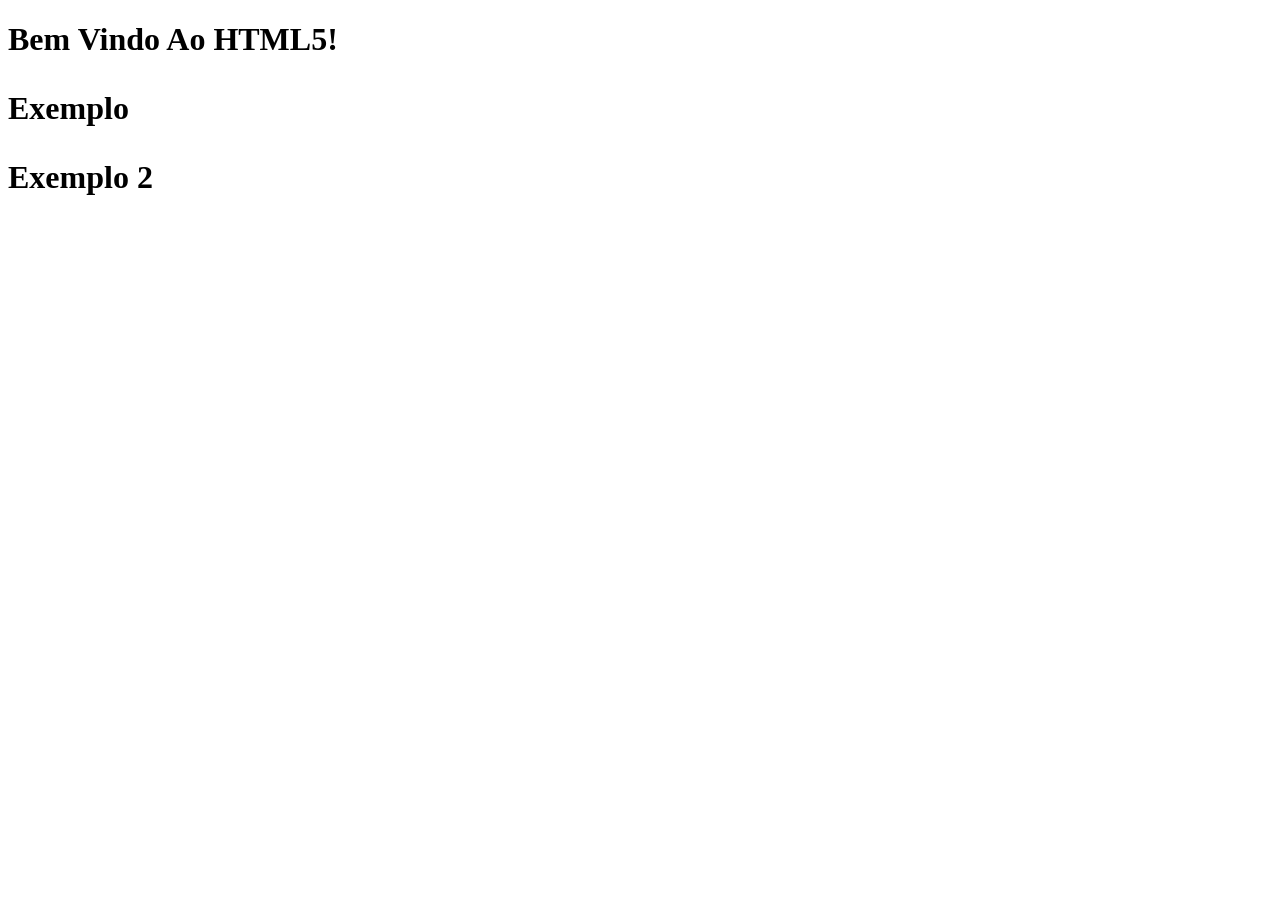
<file: Front-end/Aula_2/index.html>
<!DOCTYPE html>
<html lang="en">
<head>
    <meta charset="UTF-8">
    <meta name="viewport" content="width=device-width, initial-scale=1.0">
    <title>Minha primeira Página</title>
</head>
<body>
    <h1>Bem Vindo Ao HTML5!<h1>
    <p>Exemplo</p>
    <p>Exemplo 2</p>
</body>
</html>
</file>
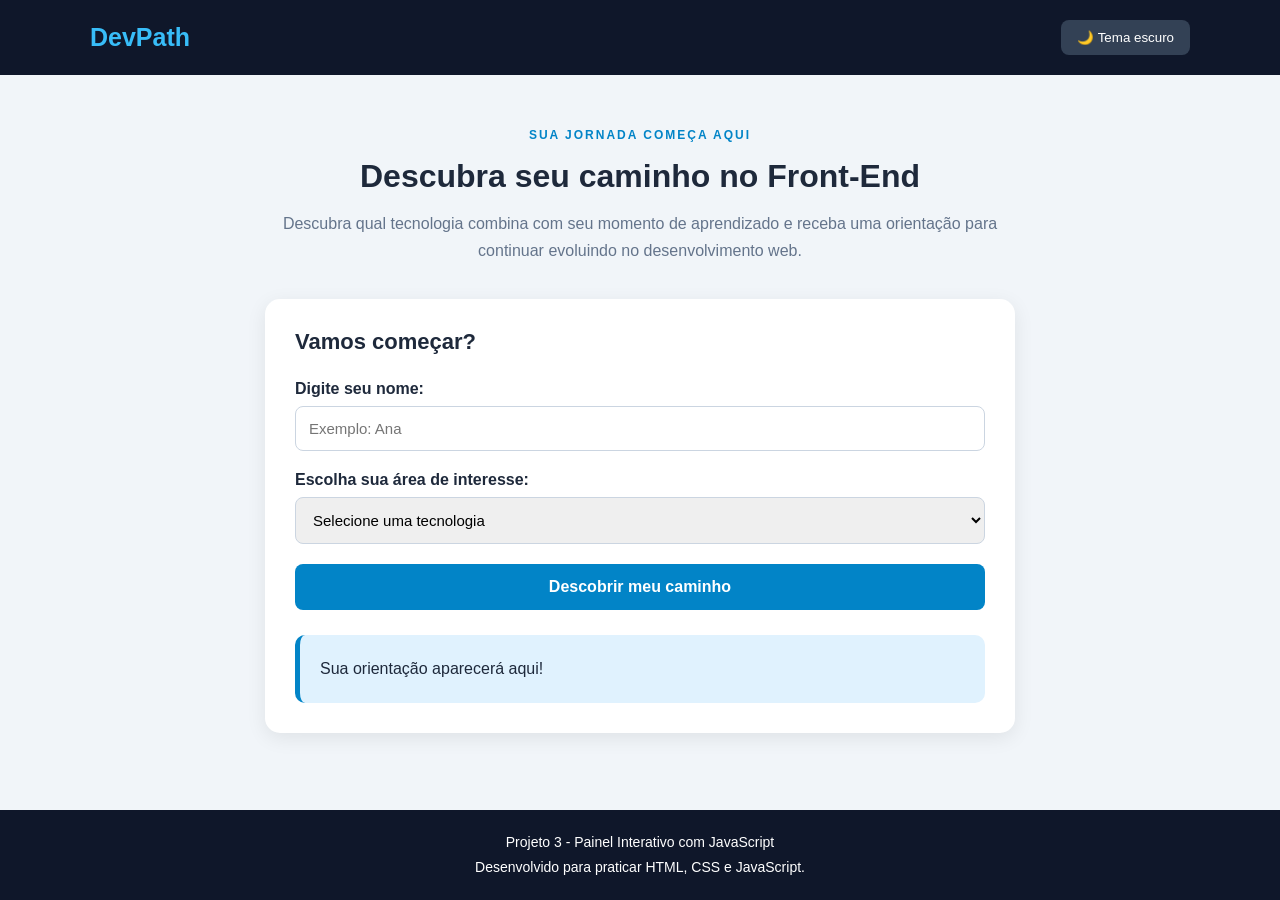
<file: Front-end/Aula_11/PROJETO03-PAINEL-INTERATIVO/index.html>
<!DOCTYPE html>
<html lang="pt-BR">

<head>
    <meta charset="UTF-8">
    <meta name="viewport" content="width=device-width, initial-scale=1.0">

    <title>Descubra seu caminho no Front-End</title>

    <!-- Conexão com o CSS externo -->
    <link rel="stylesheet" href="css/estilo.css">

    <!-- Conexão com o JavaScript externo -->
    <script src="js/script.js" defer></script>
</head>

<body>

    <header class="cabecalho">
        <div class="container">
            <h1>DevPath</h1>

            <button id="btnTema" class="botao-tema">
                🌙 Tema escuro
            </button>
        </div>
    </header>

    <main class="conteudo">

        <section class="apresentacao">
            <span class="etiqueta">SUA JORNADA COMEÇA AQUI</span>

            <h2>Descubra seu caminho no Front-End</h2>

            <p>
                Descubra qual tecnologia combina com seu momento
                de aprendizado e receba uma orientação para continuar
                evoluindo no desenvolvimento web.
            </p>
        </section>

        <section class="formulario">

            <h3>Vamos começar?</h3>

            <form id="formulario">

                <div class="campo">
                    <label for="nome">Digite seu nome:</label>

                    <input
                        type="text"
                        id="nome"
                        placeholder="Exemplo: Ana"
                    >
                </div>

                <div class="campo">
                    <label for="area">Escolha sua área de interesse:</label>

                    <select id="area">
                        <option value="">Selecione uma tecnologia</option>
                        <option value="HTML">HTML</option>
                        <option value="CSS">CSS</option>
                        <option value="JavaScript">JavaScript</option>
                    </select>
                </div>

                <button type="submit" class="botao-principal">
                    Descobrir meu caminho
                </button>

            </form>

            <!-- Área onde o JavaScript exibirá o resultado -->
            <div id="resultado" class="resultado" aria-live="polite">
                <p>Sua orientação aparecerá aqui!</p>
            </div>

        </section>

    </main>

    <footer class="rodape">
        <p>Projeto 3 - Painel Interativo com JavaScript</p>
        <p>Desenvolvido para praticar HTML, CSS e JavaScript.</p>
    </footer>

</body>
</html>
</file>
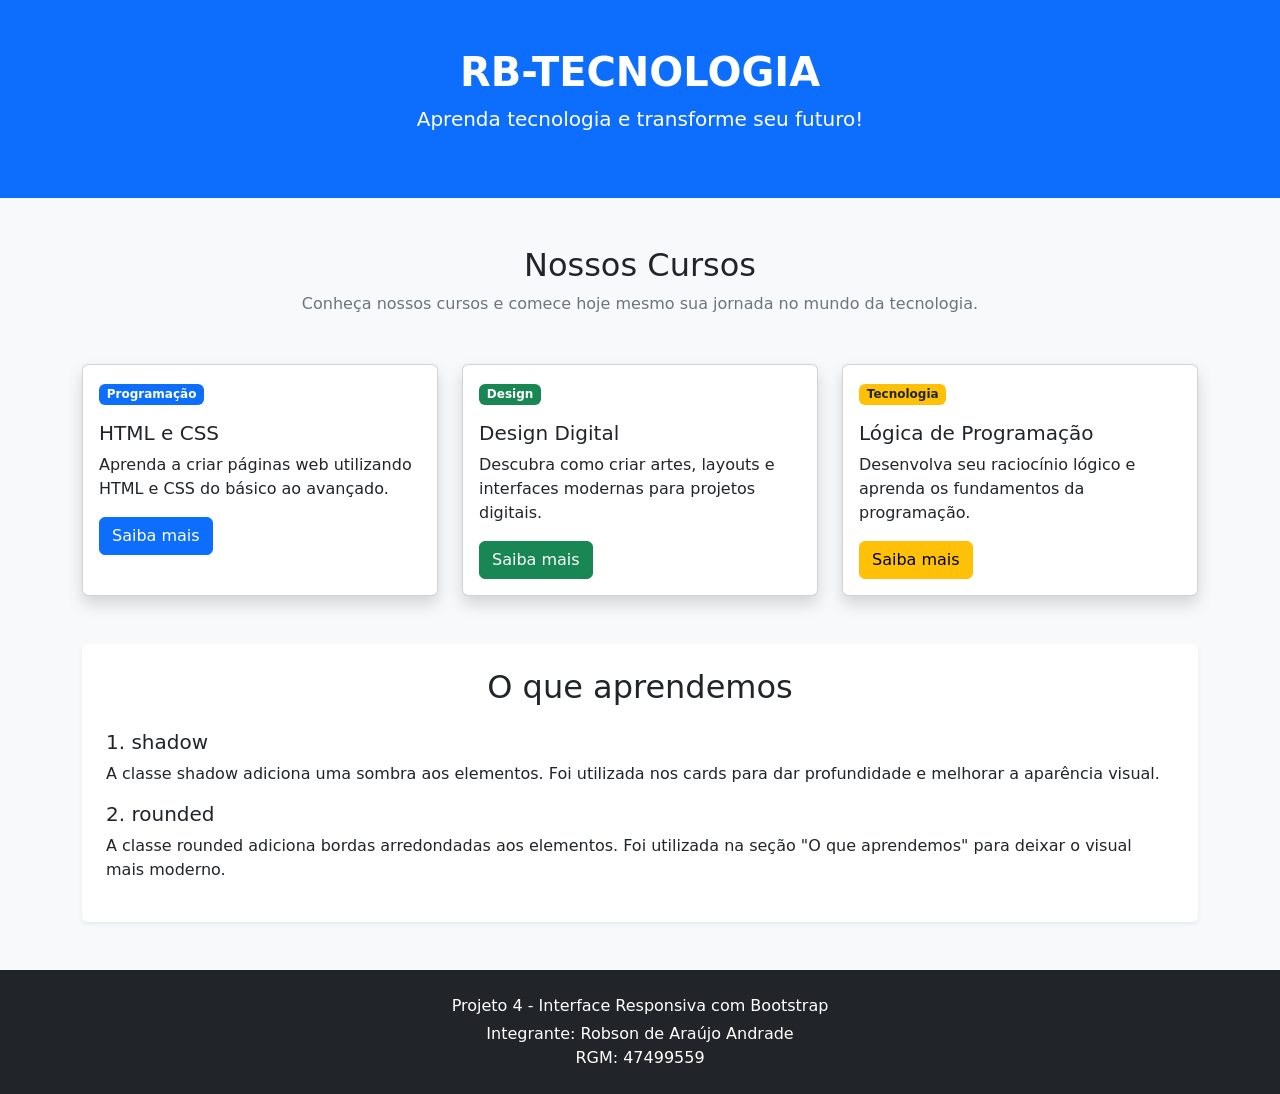
<file: Front-end/Aula_12/PROJETO04-Interface_Responsiva_com_Bootstrap/index.html>
<!DOCTYPE html>
<html lang="pt-BR">
<head>
    <meta charset="UTF-8">
    <meta name="viewport" content="width=device-width, initial-scale=1.0">
    <title>RB-Tecnologia</title>

    <!-- Bootstrap CSS -->
    <link href="https://cdn.jsdelivr.net/npm/bootstrap@5.3.3/dist/css/bootstrap.min.css" rel="stylesheet">
</head>

<body class="bg-light">

    <!-- Cabeçalho -->
    <header class="bg-primary text-white text-center py-5">
        <div class="container">
            <h1 class="fw-bold">RB-TECNOLOGIA</h1>
            <p class="lead">Aprenda tecnologia e transforme seu futuro!</p>
        </div>
    </header>

    <!-- Apresentação -->
    <main class="container my-5">

        <section class="text-center mb-5">
            <h2>Nossos Cursos</h2>
            <p class="text-secondary">
                Conheça nossos cursos e comece hoje mesmo sua jornada
                no mundo da tecnologia.
            </p>
        </section>

        <!-- Cards -->
        <div class="row g-4">

            <!-- Card 1 -->
            <div class="col-12 col-md-6 col-lg-4">
                <div class="card h-100 shadow">
                    <div class="card-body">
                        <span class="badge bg-primary mb-3">Programação</span>
                        <h5 class="card-title">HTML e CSS</h5>
                        <p class="card-text">
                            Aprenda a criar páginas web utilizando
                            HTML e CSS do básico ao avançado.
                        </p>
                        <a href="#" class="btn btn-primary">Saiba mais</a>
                    </div>
                </div>
            </div>

            <!-- Card 2 -->
            <div class="col-12 col-md-6 col-lg-4">
                <div class="card h-100 shadow">
                    <div class="card-body">
                        <span class="badge bg-success mb-3">Design</span>
                        <h5 class="card-title">Design Digital</h5>
                        <p class="card-text">
                            Descubra como criar artes, layouts e
                            interfaces modernas para projetos digitais.
                        </p>
                        <a href="#" class="btn btn-success">Saiba mais</a>
                    </div>
                </div>
            </div>

            <!-- Card 3 -->
            <div class="col-12 col-md-6 col-lg-4">
                <div class="card h-100 shadow">
                    <div class="card-body">
                        <span class="badge bg-warning text-dark mb-3">Tecnologia</span>
                        <h5 class="card-title">Lógica de Programação</h5>
                        <p class="card-text">
                            Desenvolva seu raciocínio lógico e aprenda
                            os fundamentos da programação.
                        </p>
                        <a href="#" class="btn btn-warning">Saiba mais</a>
                    </div>
                </div>
            </div>

        </div>

        <!-- O que aprendemos -->
        <section class="mt-5 p-4 bg-white rounded shadow-sm">
            <h2 class="text-center mb-4">O que aprendemos</h2>

            <h5>1. shadow</h5>
            <p>
                A classe shadow adiciona uma sombra aos elementos.
                Foi utilizada nos cards para dar profundidade e
                melhorar a aparência visual.
            </p>

            <h5>2. rounded</h5>
            <p>
                A classe rounded adiciona bordas arredondadas aos
                elementos. Foi utilizada na seção "O que aprendemos"
                para deixar o visual mais moderno.
            </p>
        </section>

    </main>

    <!-- Rodapé -->
    <footer class="bg-dark text-white text-center py-4">
        <div class="container">
            <p class="mb-1">Projeto 4 - Interface Responsiva com Bootstrap</p>
            <p class="mb-0">Integrante: Robson de Araújo Andrade</p>
            <p class="mb-0">RGM: 47499559</p>
        </div>
    </footer>

</body>
</html>
</file>
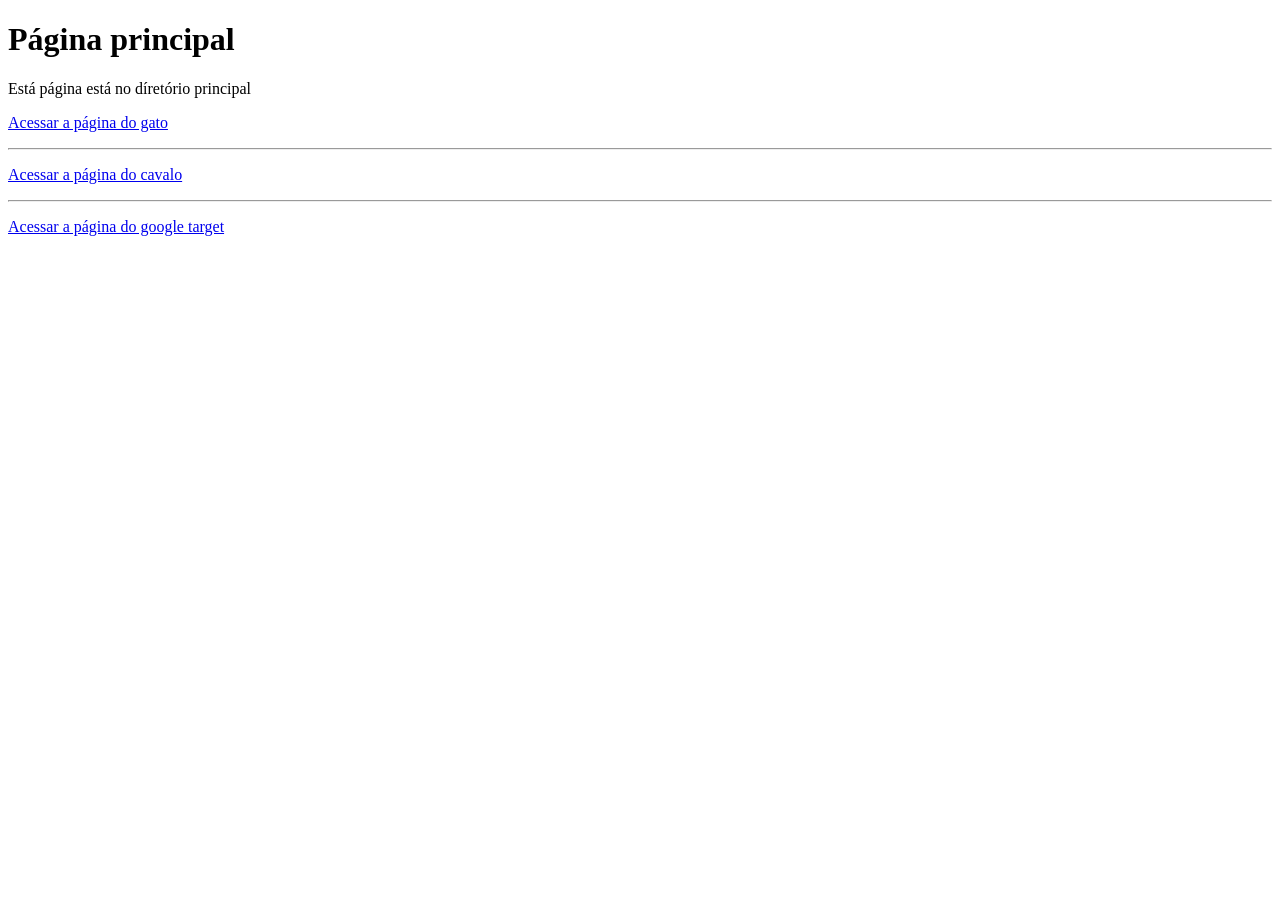
<file: Front-end/Aula_5/projetos-links/index.html>
<!DOCTYPE html>
<html lang="pt-br">
<head>
    <meta charset="UTF-8">
    <meta name="viewport" content="width=device-width, initial-scale=1.0">
    <title>Pagina principal</title>
</head>
<body>

    <h1>Página principal</h1>
    <p>Está página está no díretório principal</p>
    <p> 
        <a href="paginas/gato.html " >Acessar a página do gato</a>
    </p>
    <hr>

    <p>
        <a href="cavalo.html">Acessar a página do cavalo</a>
    </p>

    <hr>

    <p>
        <a href="https://www.google.com.br" target="_blank">Acessar a página do google target </a> 
    </p>
    
</body>
</html>
</file>
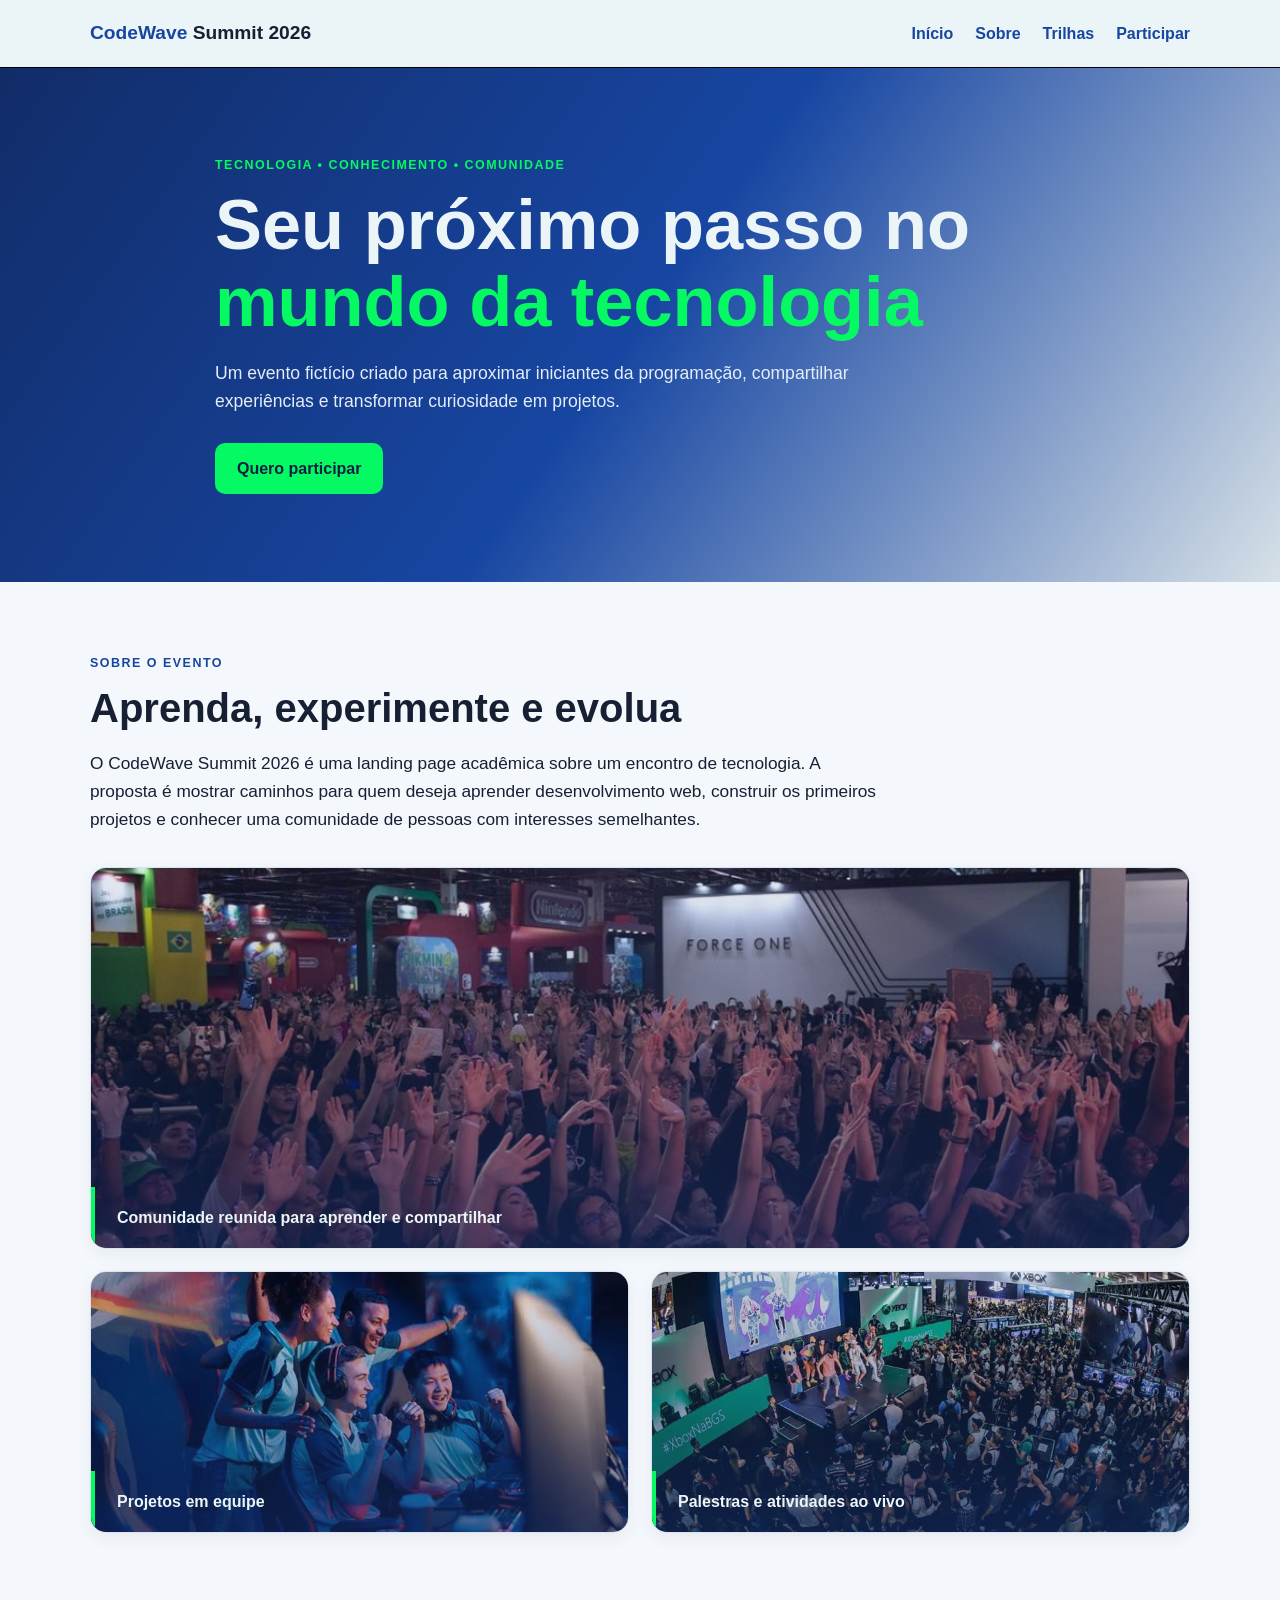
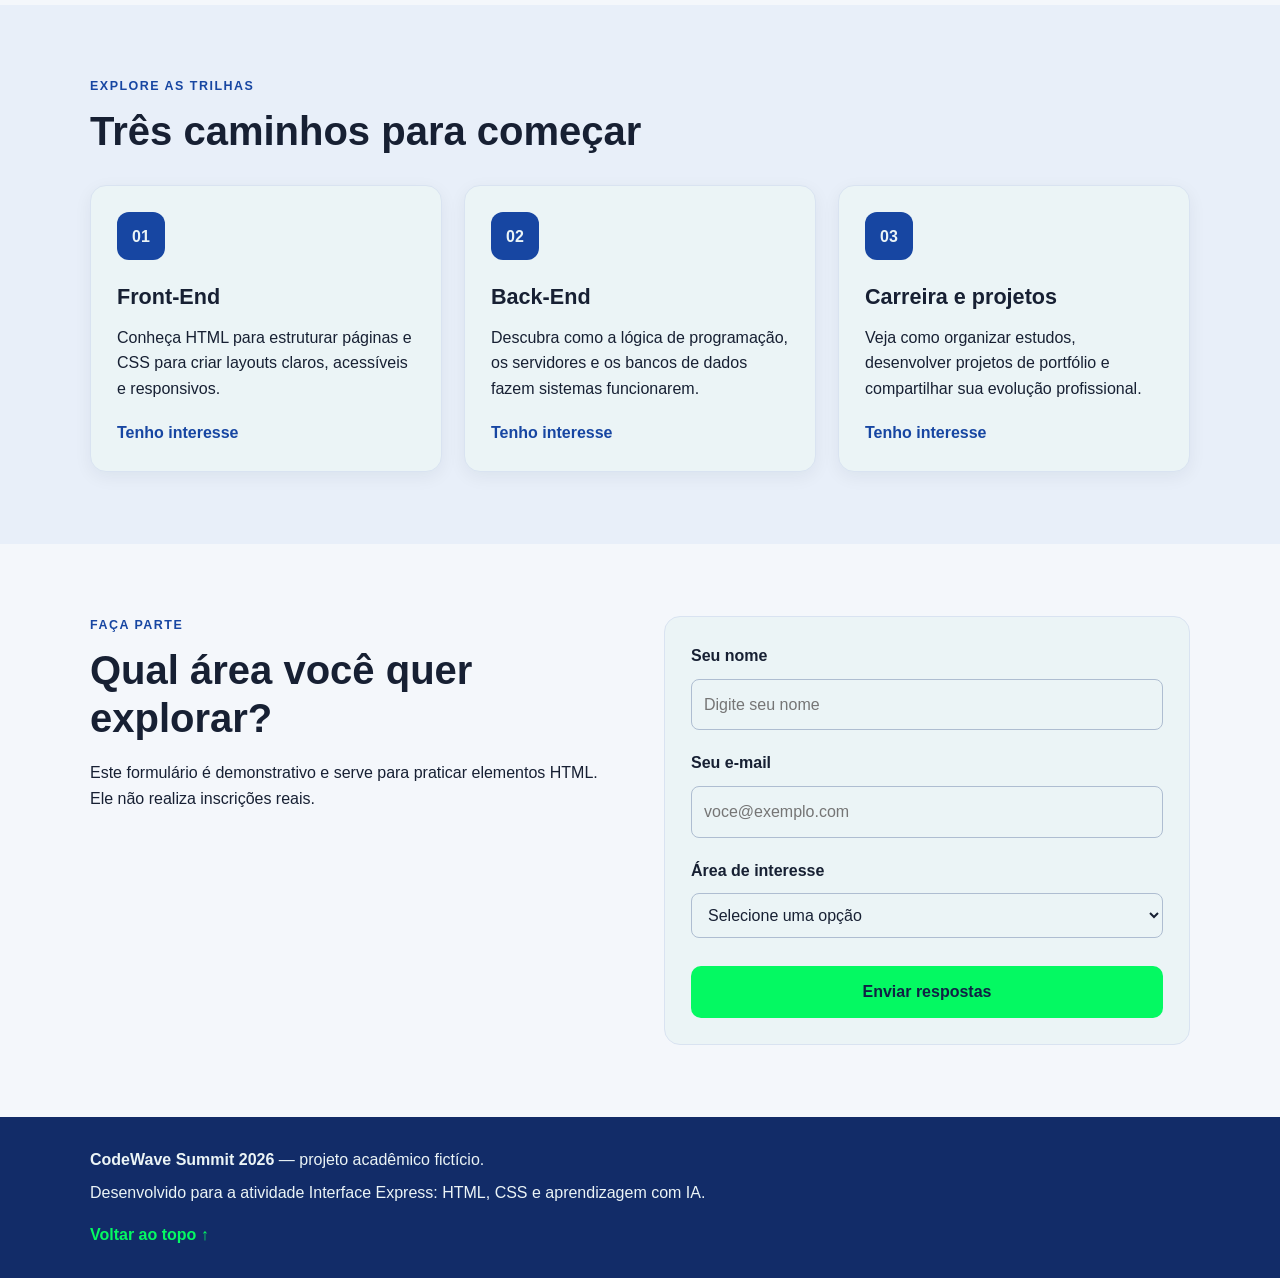
<file: Front-end/Aula_8/PROJETO02_INTERFACE_EXPRESS/projeto2_interface_express/index.html>
<!DOCTYPE html>
<html lang="pt-BR">
<head>
    <meta charset="UTF-8">
    <meta name="viewport" content="width=device-width, initial-scale=1.0">
    <meta name="description" content="Conheça o CodeWave Summit 2026, um evento fictício para quem quer começar na tecnologia.">
    <title> CodeWave Summit 2026 | Tecnologia para todos</title>
    <link rel="stylesheet" href="css/estilo.css">
</head>
<body>
    <header class="cabecalho" id="inicio">
        <div class="container">
            <p class="marca">CodeWave <span>Summit 2026</span></p>
            <nav class="menu" aria-label="Navegação principal">
                <ul>
                    <li><a href="#inicio">Início</a></li>
                    <li><a href="#sobre">Sobre</a></li>
                    <li><a href="#trilhas">Trilhas</a></li>
                    <li><a href="#inscricao">Participar</a></li>
                </ul>
            </nav>
        </div>
    </header>

    <main>
        <section class="hero">
            <div class="container hero-conteudo">
                <p class="etiqueta">TECNOLOGIA • CONHECIMENTO • COMUNIDADE</p>
                <h1>Seu próximo passo no <span>mundo da tecnologia</span></h1>
                <p class="hero-texto">
                    Um evento fictício criado para aproximar iniciantes da programação,
                    compartilhar experiências e transformar curiosidade em projetos.
                </p>
                <a class="botao" href="#inscricao">Quero participar</a>
            </div>
        </section>

        <section class="secao container" id="sobre">
            <p class="etiqueta">SOBRE O EVENTO</p>
            <h2>Aprenda, experimente e evolua</h2>
            <p class="texto-introdutorio">
                O CodeWave Summit 2026 é uma landing page acadêmica sobre um encontro
                de tecnologia. A proposta é mostrar caminhos para quem deseja aprender
                desenvolvimento web, construir os primeiros projetos e conhecer uma
                comunidade de pessoas com interesses semelhantes.
            </p>

            <div class="galeria">
                <figure class="galeria-item galeria-destaque">
                    <img src="imagens/imagem.evento2.jpg" alt="Público com as mãos para o alto durante um grande evento de tecnologia e games" loading="lazy">
                    <figcaption>Comunidade reunida para aprender e compartilhar</figcaption>
                </figure>
                <figure class="galeria-item">
                    <img src="imagens/images.evento1.jpg" alt="Grupo de jovens comemorando diante dos computadores" loading="lazy">
                    <figcaption>Projetos em equipe</figcaption>
                </figure>
                <figure class="galeria-item">
                    <img src="imagens/images.evento2.jpg" alt="Palco principal do evento com plateia cheia" loading="lazy">
                    <figcaption>Palestras e atividades ao vivo</figcaption>
                </figure>
            </div>
        </section>

        <section class="secao secao-destaque" id="trilhas">
            <div class="container">
                <p class="etiqueta">EXPLORE AS TRILHAS</p>
                <h2>Três caminhos para começar</h2>
                <div class="cards">
                    <article class="card">
                        <div class="icone" aria-hidden="true">01</div>
                        <h3>Front-End</h3>
                        <p>Conheça HTML para estruturar páginas e CSS para criar layouts claros, acessíveis e responsivos.</p>
                        <a href="#inscricao">Tenho interesse</a>
                    </article>
                    <article class="card">
                        <div class="icone" aria-hidden="true">02</div>
                        <h3>Back-End</h3>
                        <p>Descubra como a lógica de programação, os servidores e os bancos de dados fazem sistemas funcionarem.</p>
                        <a href="#inscricao">Tenho interesse</a>
                    </article>
                    <article class="card">
                        <div class="icone" aria-hidden="true">03</div>
                        <h3>Carreira e projetos</h3>
                        <p>Veja como organizar estudos, desenvolver projetos de portfólio e compartilhar sua evolução profissional.</p>
                        <a href="#inscricao">Tenho interesse</a>
                    </article>
                </div>
            </div>
        </section>

        <section class="secao container" id="inscricao">
            <div class="participacao">
                <div>
                    <p class="etiqueta">FAÇA PARTE</p>
                    <h2>Qual área você quer explorar?</h2>
                    <p>Este formulário é demonstrativo e serve para praticar elementos HTML. Ele não realiza inscrições reais.</p>
                </div>
                <form class="formulario" action="#" method="get">
                    <label for="nome">Seu nome</label>
                    <input type="text" id="nome" name="nome" placeholder="Digite seu nome" required>

                    <label for="email">Seu e-mail</label>
                    <input type="email" id="email" name="email" placeholder="voce@exemplo.com" required>

                    <label for="area">Área de interesse</label>
                    <select id="area" name="area" required>
                        <option value="">Selecione uma opção</option>
                        <option value="frontend">Front-End</option>
                        <option value="backend">Back-End</option>
                        <option value="fullstack">Full Stack</option>
                        <option value="carreira">Carreira em tecnologia</option>
                    </select>

                    <button class="botao" type="submit">Enviar respostas</button>
                </form>
            </div>
        </section>
    </main>

    <footer class="rodape">
        <div class="container">
            <p><strong>CodeWave Summit 2026</strong> — projeto acadêmico fictício.</p>
            <p>Desenvolvido para a atividade Interface Express: HTML, CSS e aprendizagem com IA.</p>
            <a href="#inicio">Voltar ao topo ↑</a>
        </div>
    </footer>
</body>
</html>
</file>
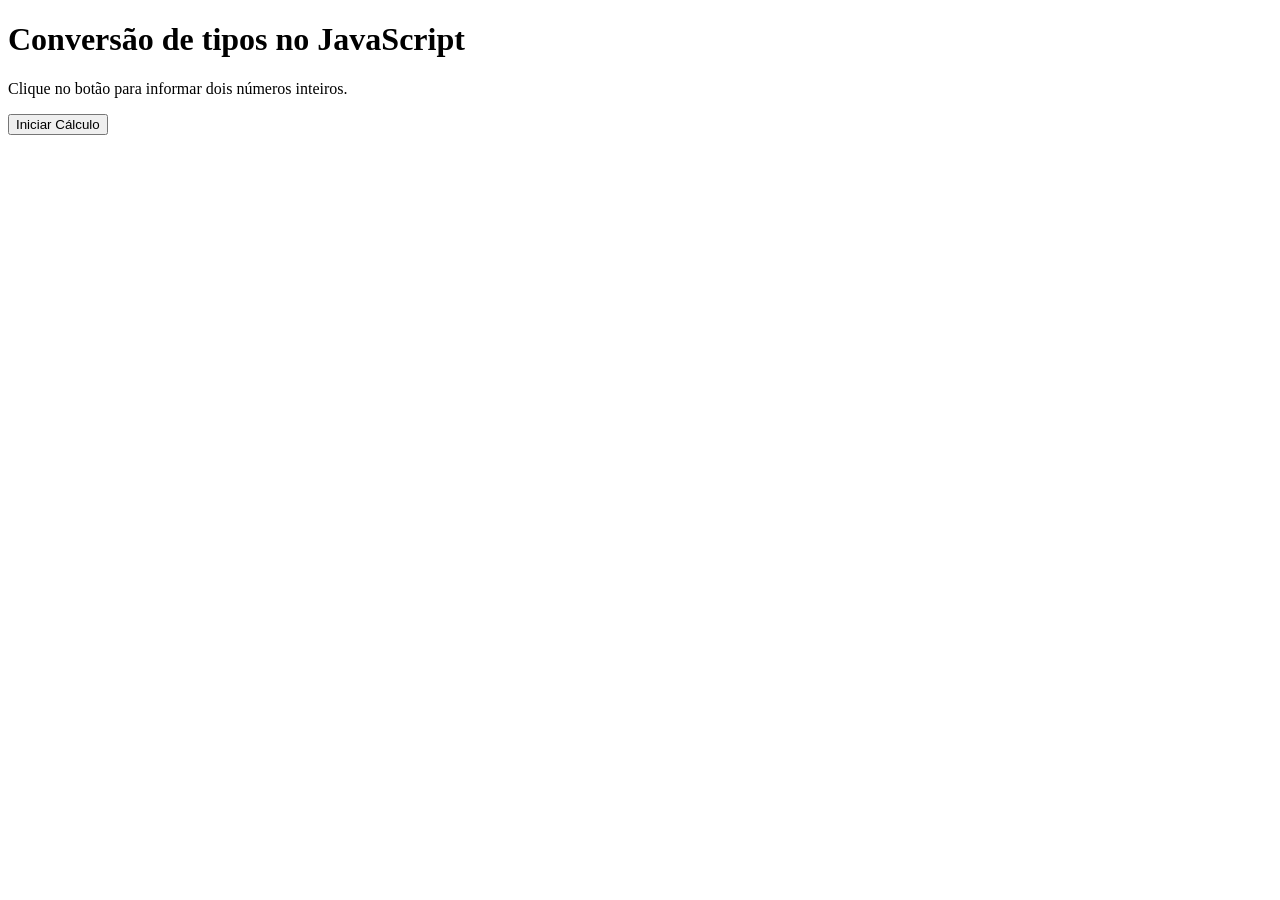
<file: Front-end/Aula_10/exemplo_de_aula1-parce.html>
<!DOCTYPE html>
<html lang="PT-BR">
<head>
    <meta charset="UTF-8">
    <meta name="viewport" content="width=device-width, initial-scale=1.0">
    <title>Conversão de tipos</title>
</head>
<body>
    <h1>Conversão de tipos no JavaScript</h1>
    <p>Clique no botão para informar dois números inteiros.</p>

    <button type="button" id="botao-calcular">
        Iniciar Cálculo
    </button>
    <script>
        "use strict";
        const botao_calcular = document.getElementById("botao-calcular");
        botao_calcular.addEventListener ("click", function(){
        let a;

        let auxiliar = prompt("Digite o valor de A: ");

        a = parseInt(auxiliar, 10);

        let b = parseInt(prompt("Digite o valor de B: "),10);

        alert(`${a}+${b}= ${a+b}`);








});
    </script>
    
</body>
</html>
</file>
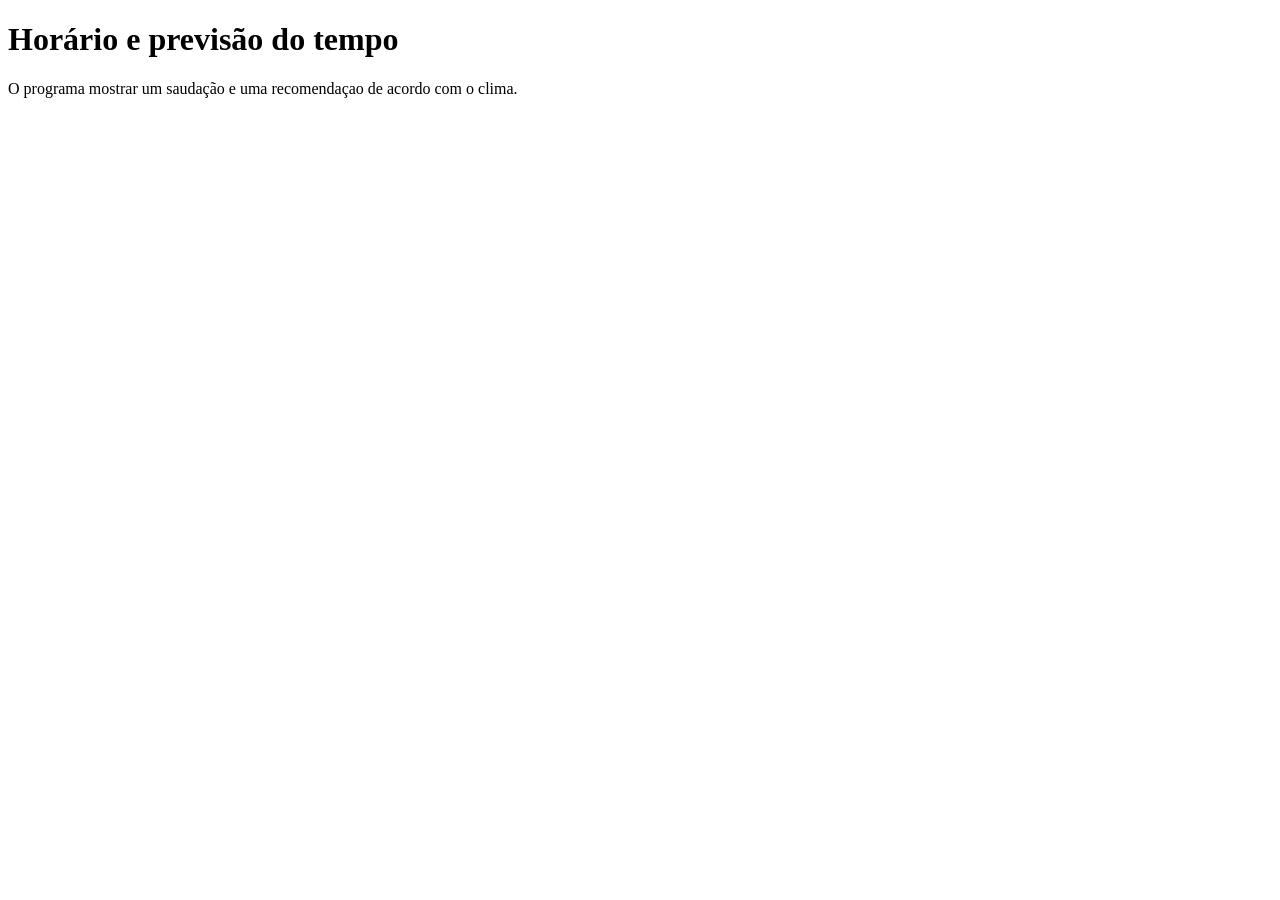
<file: Front-end/Aula_10/exemplo_de_aula2-if.html>
<!DOCTYPE html>
<html lang="pt-br">
<head>
    <meta charset="UTF-8">
    <meta name="viewport" content="width=device-width, initial-scale=1.0">
    <title>Horário e previsão do tempo</title>
</head>
<body>
    <h1>Horário e previsão do tempo</h1>
    <p> O programa mostrar um saudação 
        e uma recomendaçao de acordo com o clima.
    </p>

    <script>
        const data_hora = new Date();
        const hora = data_hora.getHours();
        
        let previsao_tempo = prompt("Como está o tempo, Digite chuvoso ou ensolarado?");

        previsao_tempo = previsao_tempo.toLowerCase().trim();

        if (hora<12){
            alert("Bom dia! Bora acordar vagabundo")
            if(previsao_tempo === "ensolarado")
            alert("Use protetor solar!");
        
        else{
            alert("O dia está chuvoso, não esqueça o guarda chuva!");
        }
        }
        else if (hora<18){
            alert("Boa tarde! Meu guerreiro");
            if(previsao_tempo === "ensolarado")
            alert("Use protetor solar!");
        
        else{
            alert("O dia está chuvoso, não esqueça o guarda chuva!");
        }
            
        } 
        else{
            alert("Boa noite!Meu companheiro");
            if(previsao_tempo === "ensolarado")
            alert("Use protetor solar!");
        
        else{
            alert("O dia está chuvoso, não esqueça o guarda chuva!");
        }
        }       






    </script>
</body>
</html>
</file>
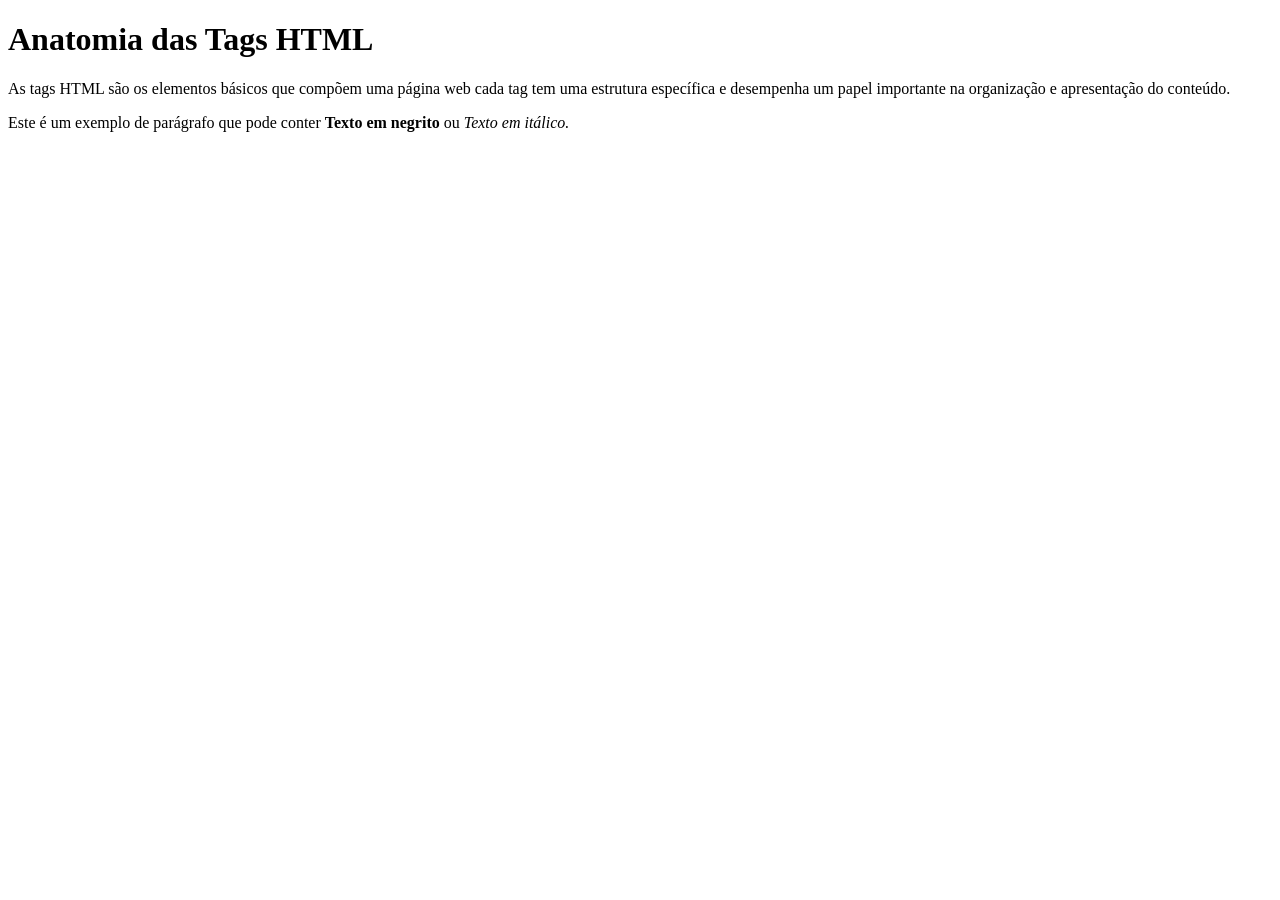
<file: Front-end/Aula_2/Anatomia_tags.html>
<!DOCTYPE html>
<html lang="en">
<head>
    <meta charset="UTF-8">
    <meta name="viewport" content="width=device-width, initial-scale=1.0">
    <title>Anatomia das Tags</title>
</head>
<body>
    <h1>Anatomia das Tags HTML</h1>
    <p>As tags HTML são os elementos básicos que compõem uma página web cada tag tem uma estrutura específica 
    e desempenha um papel importante na organização e apresentação do conteúdo.
    </p>
    <p>
    Este é um exemplo de parágrafo que pode conter
    <strong>Texto em negrito</strong> ou <em> Texto em itálico. <em> 
    </p> 
</body>
</html>
</file>
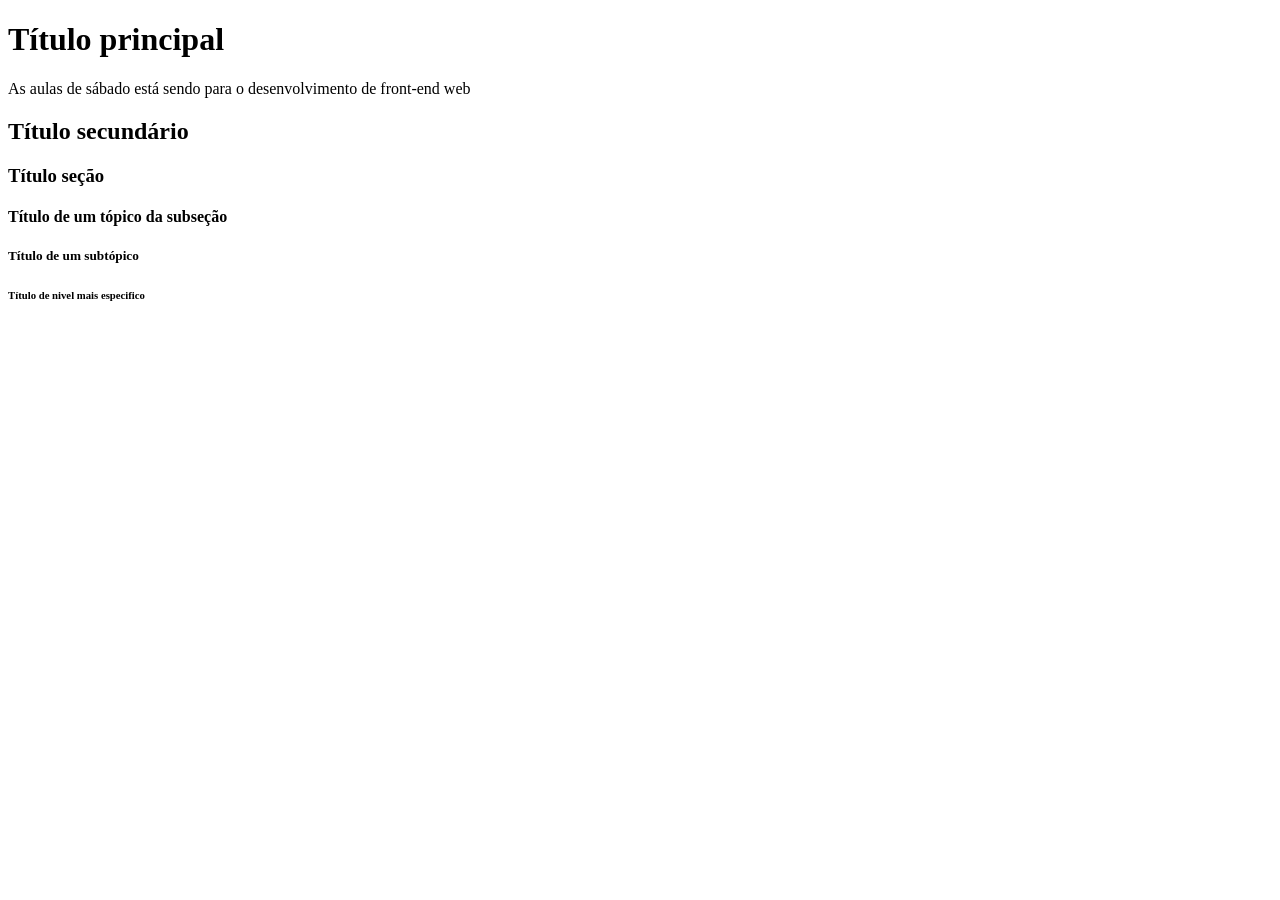
<file: Front-end/Aula_2/elementos_titulos.html>
<!DOCTYPE html>
<html lang="en">
<head>
    <meta charset="UTF-8">
    <meta name="viewport" content="width=device-width, initial-scale=1.0">
    <title>Elementos De Títulos</title>
</head>
<body>
    <h1>Título principal</h1>
    <p>As aulas de sábado está sendo para o desenvolvimento de front-end web</p>
    <h2>Título secundário</h2>
    <h3>Título seção</h3>
    <h4>Título de um tópico da subseção</h4>
    <h5>Título de um subtópico</h5>
    <h6>Título de nivel mais especifico</h6>

</body>
</html>
</file>
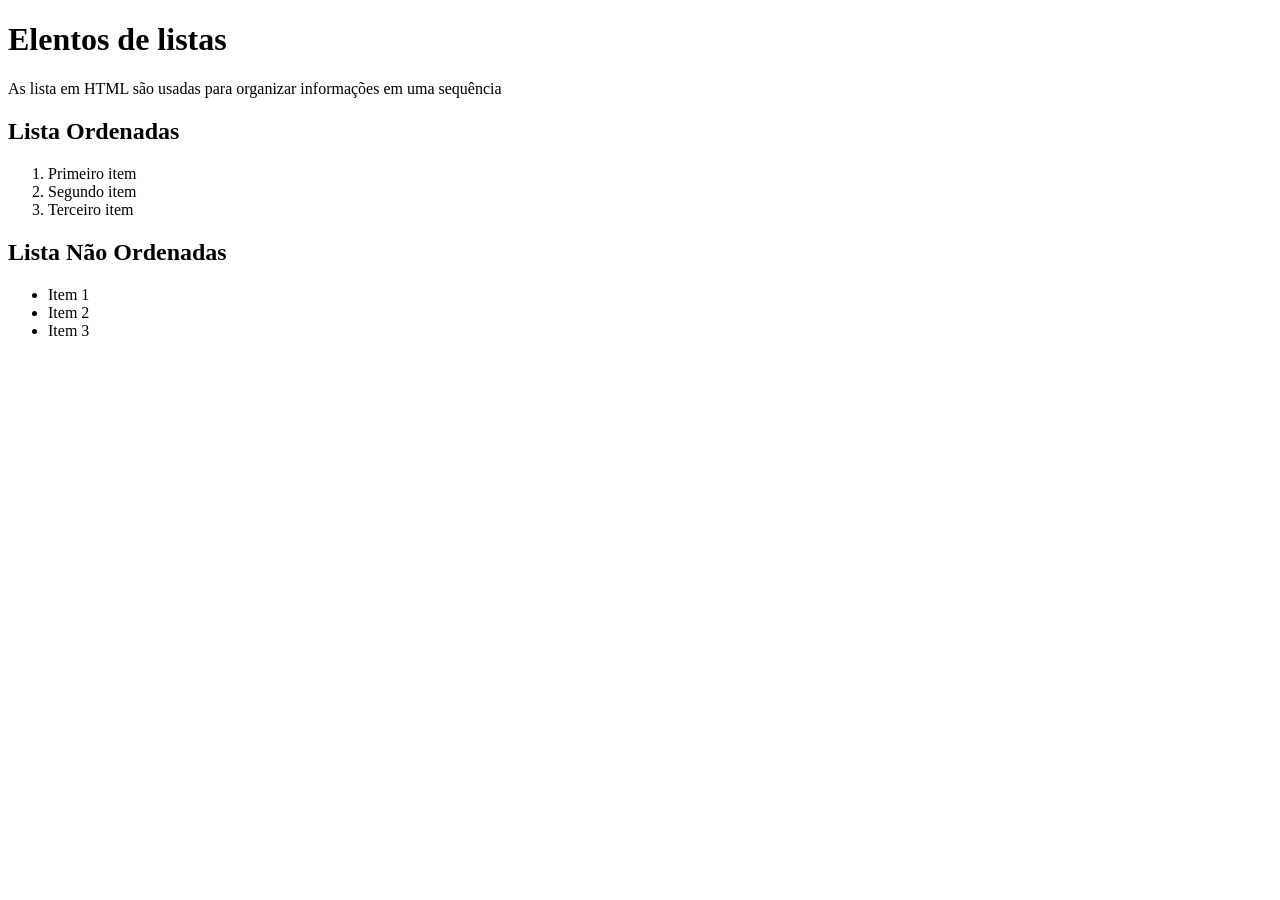
<file: Front-end/Aula_2/lista.html>
<!DOCTYPE html>
<html lang="en">
<head>
    <meta charset="UTF-8">
    <meta name="viewport" content="width=device-width, initial-scale=1.0">
    <title>Elementos de listas</title>
</head>
<body>
    <h1>Elentos de listas</h1>
    <p>
        As lista em HTML são usadas para 
        organizar informações em uma sequência
    </p>
    <h2>Lista Ordenadas</h2>
    <ol>
        <li>Primeiro item</li>
        <Li>Segundo item</Li>
        <li>Terceiro item</li>
    </ol>
    <h2>Lista Não Ordenadas</h2>
    <ul>
        <li>Item 1</li>
        <li>Item 2</li>
        <li>Item 3</li>
    </ul>
</body>
</html>
</file>
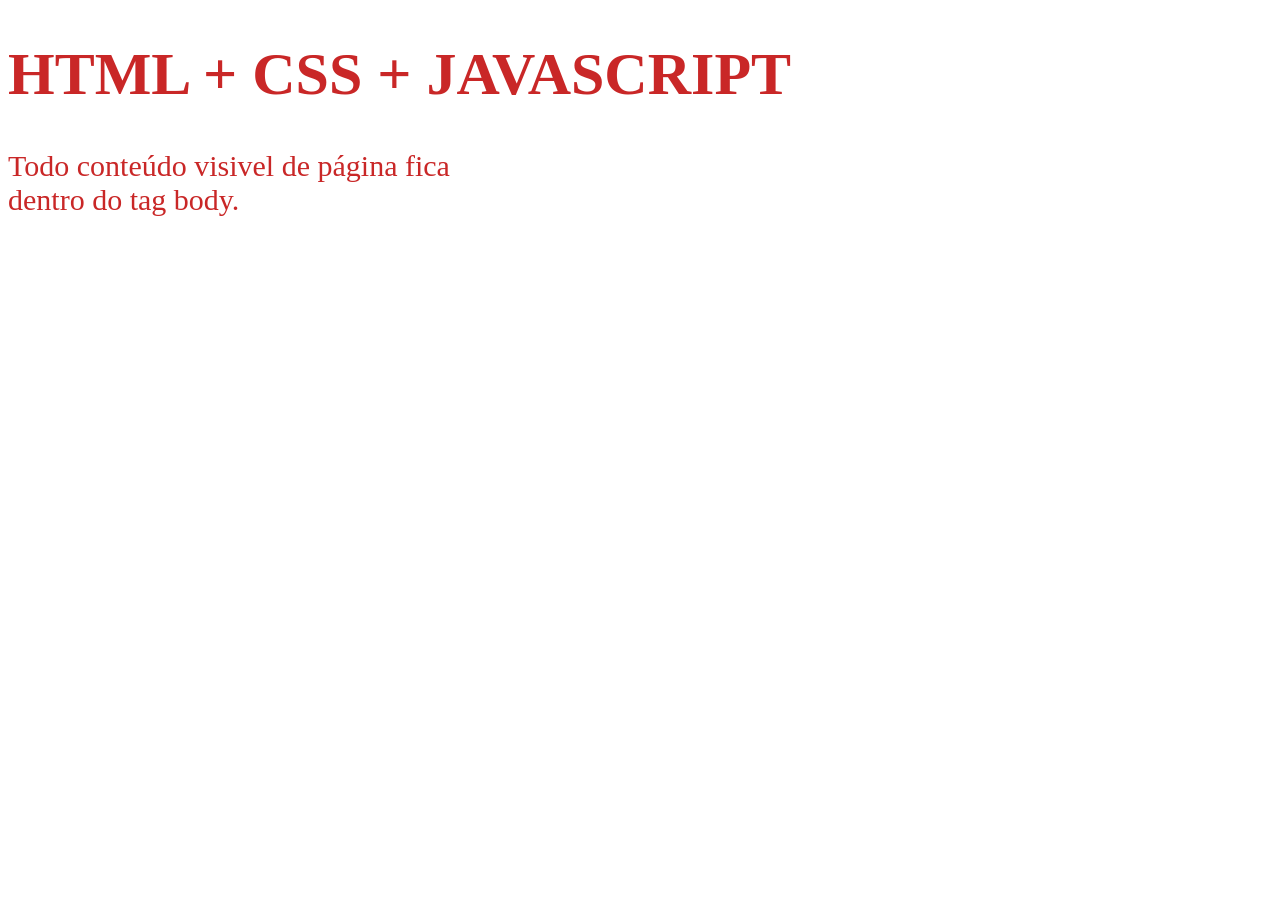
<file: Front-end/Aula_3/exemplo_aula02.html>
<!DOCTYPE html>
<html lang="en">
<head>
    <meta charset="UTF-8">
    <meta name="viewport" content="width=device-width, initial-scale=1.0">
    <title>Primeira aula de web</title>
    <style>
        body{
            color:rgb(201, 39, 39);
            font-size: 30px;
    
            



        }
    </style>
</head>
<body>
    <h1> HTML + CSS + JAVASCRIPT</h1>
   <p>Todo conteúdo visivel de página fica<br>
    dentro do tag body.
   </p>

    
<script>
    console.log("Primeira aula de web");
</script>

</body>
</html>
</file>
<file: Front-end/Aula_11/PROJETO03-PAINEL-INTERATIVO/css/estilo.css>
/* Configurações gerais */
* {
    margin: 0;
    padding: 0;
    box-sizing: border-box;
}

body {
    font-family: Arial, Helvetica, sans-serif;
    background-color: #f1f5f9;
    color: #1e293b;
    min-height: 100vh;
    display: flex;
    flex-direction: column;
    transition: 0.3s;
}

/* Cabeçalho */
.cabecalho {
    background-color: #0f172a;
    color: white;
    padding: 20px;
}

.container {
    max-width: 1100px;
    margin: auto;
    display: flex;
    justify-content: space-between;
    align-items: center;
}

.cabecalho h1 {
    color: #38bdf8;
    font-size: 25px;
}

/* Botão de tema */
.botao-tema {
    background-color: #334155;
    color: white;
    border: none;
    padding: 10px 16px;
    border-radius: 8px;
    cursor: pointer;
    transition: 0.3s;
}

.botao-tema:hover {
    background-color: #475569;
}

/* Conteúdo principal */
.conteudo {
    width: 90%;
    max-width: 750px;
    margin: 50px auto;
    flex: 1;
}

/* Apresentação */
.apresentacao {
    text-align: center;
    margin-bottom: 35px;
}

.etiqueta {
    color: #0284c7;
    font-size: 12px;
    font-weight: bold;
    letter-spacing: 2px;
}

.apresentacao h2 {
    font-size: 32px;
    margin: 15px 0;
}

.apresentacao p {
    color: #64748b;
    line-height: 1.7;
}

/* Formulário */
.formulario {
    background-color: white;
    padding: 30px;
    border-radius: 15px;
    box-shadow: 0 5px 20px rgba(0, 0, 0, 0.08);
}

.formulario h3 {
    margin-bottom: 25px;
    font-size: 22px;
}

.campo {
    display: flex;
    flex-direction: column;
    margin-bottom: 20px;
}

.campo label {
    font-weight: bold;
    margin-bottom: 8px;
}

.campo input,
.campo select {
    padding: 13px;
    border: 1px solid #cbd5e1;
    border-radius: 8px;
    font-size: 15px;
    outline: none;
}

.campo input:focus,
.campo select:focus {
    border-color: #0284c7;
}

/* Botão principal */
.botao-principal {
    width: 100%;
    padding: 14px;
    border: none;
    border-radius: 8px;
    background-color: #0284c7;
    color: white;
    font-size: 16px;
    font-weight: bold;
    cursor: pointer;
    transition: 0.3s;
}

.botao-principal:hover {
    background-color: #0369a1;
    transform: translateY(-2px);
}

/* Resultado */
.resultado {
    margin-top: 25px;
    padding: 20px;
    border-radius: 10px;
    background-color: #e0f2fe;
    border-left: 5px solid #0284c7;
    line-height: 1.7;
}

.resultado.sucesso {
    background-color: #dcfce7;
    border-left-color: #16a34a;
}

.resultado.erro {
    background-color: #fee2e2;
    border-left-color: #dc2626;
}

/* Rodapé */
.rodape {
    background-color: #0f172a;
    color: white;
    text-align: center;
    padding: 20px;
    line-height: 1.8;
    font-size: 14px;
}

/* TEMA ESCURO */
body.tema-escuro {
    background-color: #0f172a;
    color: #f8fafc;
}

.tema-escuro .apresentacao p {
    color: #cbd5e1;
}

.tema-escuro .formulario {
    background-color: #1e293b;
}

.tema-escuro .campo input,
.tema-escuro .campo select {
    background-color: #334155;
    color: white;
    border-color: #475569;
}

.tema-escuro .resultado {
    background-color: #334155;
    color: white;
}

.tema-escuro .resultado.sucesso {
    background-color: #14532d;
}

.tema-escuro .resultado.erro {
    background-color: #7f1d1d;
}

/* Responsividade */
@media (max-width: 600px) {

    .container {
        flex-direction: column;
        gap: 15px;
    }

    .conteudo {
        margin: 30px auto;
    }

    .apresentacao h2 {
        font-size: 25px;
    }

    .formulario {
        padding: 20px;
    }

}
</file>
<file: Front-end/Aula_8/PROJETO02_INTERFACE_EXPRESS/projeto2_interface_express/css/estilo.css>
/* Paleta: azul-marinho, azul-vivo, branco e cinza-claro */
:root {
    --cor-fundo: #f4f7fb;
    --cor-texto: #172033;
    --cor-primaria: #1746a2;
    --cor-destaque: #04f962;
    --cor-branco: #ebf4f6;
}

* {
    box-sizing: border-box;
}

html {
    scroll-behavior: smooth;
}

#inicio {
    scroll-margin-top: 16px;
}

body {
    margin: 0;
    background-color: var(--cor-fundo);
    color: var(--cor-texto);
    font-family: Arial, Helvetica, sans-serif;
    line-height: 1.6;
}

.container {
    width: min(1100px, 90%);
    margin: 0 auto;
}

.cabecalho {
    background-color: var(--cor-branco);
    border-bottom: 1px solid #000000;
}

.cabecalho .container {
    display: flex;
    justify-content: space-between;
    align-items: center;
    gap: 24px;
    padding: 18px 0;
}

.marca {
    margin: 0;
    color: var(--cor-primaria);
    font-size: 1.2rem;
    font-weight: 800;
}

.marca span {
    color: var(--cor-texto);
}

.menu ul {
    display: flex;
    flex-wrap: wrap;
    gap: 22px;
    margin: 0;
    padding: 0;
    list-style: none;
}

.menu a,
.card a,
.rodape a {
    color: var(--cor-primaria);
    font-weight: 700;
    text-decoration: none;
}

.menu a:hover,
.card a:hover,
.rodape a:hover {
    text-decoration: underline;
}

a:focus-visible,
button:focus-visible,
input:focus-visible,
select:focus-visible {
    outline: 3px solid var(--cor-destaque);
    outline-offset: 3px;
}

.hero {
    color: var(--cor-branco);
    background: linear-gradient(125deg, #122c68, var(--cor-primaria), #d6e0e7);
    padding: 88px 0;
}

.hero-conteudo {
    max-width: 850px;
}

.etiqueta {
    margin: 0 0 10px;
    color: var(--cor-primaria);
    font-size: 0.78rem;
    font-weight: 800;
    letter-spacing: 0.12em;
}

.hero .etiqueta {
    color: var(--cor-destaque);
}

h1,
h2,
h3,
p {
    margin-top: 0;
}

h1 {
    max-width: 760px;
    margin-bottom: 18px;
    font-size: clamp(2.3rem, 6vw, 4.4rem);
    line-height: 1.1;
}

h1 span {
    color: var(--cor-destaque);
}

h2 {
    margin-bottom: 18px;
    font-size: clamp(1.7rem, 4vw, 2.5rem);
    line-height: 1.2;
}

h3 {
    margin-bottom: 10px;
    font-size: 1.35rem;
}

.hero-texto {
    max-width: 650px;
    margin-bottom: 28px;
    color: #e4edf9;
    font-size: 1.1rem;
}

.botao {
    display: inline-block;
    border: 0;
    border-radius: 10px;
    padding: 13px 22px;
    background-color: var(--cor-destaque);
    color: #102044;
    font: inherit;
    font-weight: 800;
    text-align: center;
    text-decoration: none;
    cursor: pointer;
    transition: transform 180ms ease, box-shadow 180ms ease;
}

.botao:hover {
    transform: translateY(-3px);
    box-shadow: 0 8px 18px rgba(8, 25, 62, 0.2);
}

.secao {
    padding-top: 72px;
    padding-bottom: 72px;
}

.texto-introdutorio {
    max-width: 800px;
    font-size: 1.08rem;
}

.secao-destaque {
    background-color: #e8eff9;
}

.cards {
    display: grid;
    grid-template-columns: repeat(3, minmax(0, 1fr));
    gap: 22px;
    margin-top: 30px;
}

.card {
    padding: 26px;
    border: 1px solid #d9e3f1;
    border-radius: 16px;
    background-color: var(--cor-branco);
    box-shadow: 0 5px 18px rgba(23, 32, 51, 0.06);
    transition: transform 180ms ease, box-shadow 180ms ease;
}

.card:hover {
    transform: translateY(-5px);
    box-shadow: 0 12px 28px rgba(23, 32, 51, 0.12);
}

.icone {
    display: grid;
    width: 48px;
    height: 48px;
    margin-bottom: 20px;
    place-items: center;
    border-radius: 12px;
    background-color: var(--cor-primaria);
    color: var(--cor-branco);
    font-weight: 800;
}

.card p {
    margin-bottom: 18px;
}

/* Galeria de imagens (mesma paleta da página) */
.galeria {
    display: grid;
    grid-template-columns: repeat(2, minmax(0, 1fr));
    gap: 22px;
    margin-top: 34px;
}

.galeria-item {
    position: relative;
    margin: 0;
    overflow: hidden;
    border: 1px solid #d9e3f1;
    border-radius: 16px;
    background-color: var(--cor-branco);
    box-shadow: 0 5px 18px rgba(23, 32, 51, 0.06);
    transition: transform 180ms ease, box-shadow 180ms ease;
}

.galeria-item:hover {
    transform: translateY(-5px);
    box-shadow: 0 12px 28px rgba(23, 32, 51, 0.12);
}

.galeria-destaque {
    grid-column: 1 / -1;
}

.galeria-item img {
    display: block;
    width: 100%;
    height: 260px;
    object-fit: cover;
    transition: transform 400ms ease;
}

.galeria-destaque img {
    height: 380px;
}

.galeria-item:hover img {
    transform: scale(1.04);
}

/* Camada azul da paleta sobre a foto, que some suavemente no hover */
.galeria-item::after {
    content: "";
    position: absolute;
    inset: 0;
    background: linear-gradient(180deg, rgba(23, 70, 162, 0.10), rgba(18, 44, 104, 0.65));
    pointer-events: none;
    transition: opacity 300ms ease;
}

.galeria-item:hover::after {
    opacity: 0.35;
}

.galeria-item figcaption {
    position: absolute;
    left: 0;
    right: 0;
    bottom: 0;
    z-index: 1;
    padding: 18px 22px;
    color: var(--cor-branco);
    font-weight: 800;
    border-left: 4px solid var(--cor-destaque);
}

.participacao {
    display: grid;
    grid-template-columns: 1fr 1fr;
    gap: 48px;
    align-items: start;
}

.formulario {
    display: grid;
    gap: 10px;
    padding: 26px;
    border: 1px solid #d9e3f1;
    border-radius: 16px;
    background-color: var(--cor-branco);
}

.formulario label {
    font-weight: 700;
}

.formulario input,
.formulario select {
    width: 100%;
    margin-bottom: 10px;
    border: 1px solid #aebdd1;
    border-radius: 8px;
    padding: 12px;
    background-color: var(--cor-branco);
    color: var(--cor-texto);
    font: inherit;
}

.formulario input:focus,
.formulario select:focus {
    border-color: var(--cor-primaria);
}

.formulario .botao {
    width: 100%;
    margin-top: 8px;
}

.rodape {
    padding: 30px 0;
    background-color: #122c68;
    color: var(--cor-branco);
}

.rodape p {
    margin-bottom: 8px;
}

.rodape a {
    display: inline-block;
    margin-top: 8px;
    color: var(--cor-destaque);
}

/* Ajustes para celulares e telas menores */
@media (max-width: 760px) {
    .cabecalho .container {
        align-items: flex-start;
        flex-direction: column;
    }

    .menu ul {
        gap: 12px 18px;
    }

    .hero {
        padding: 62px 0;
    }

    .secao {
        padding-top: 52px;
        padding-bottom: 52px;
    }

    .cards,
    .participacao,
    .galeria {
        grid-template-columns: 1fr;
    }

    .galeria-item img,
    .galeria-destaque img {
        height: 220px;
    }

    .participacao {
        gap: 26px;
    }
}
</file>
